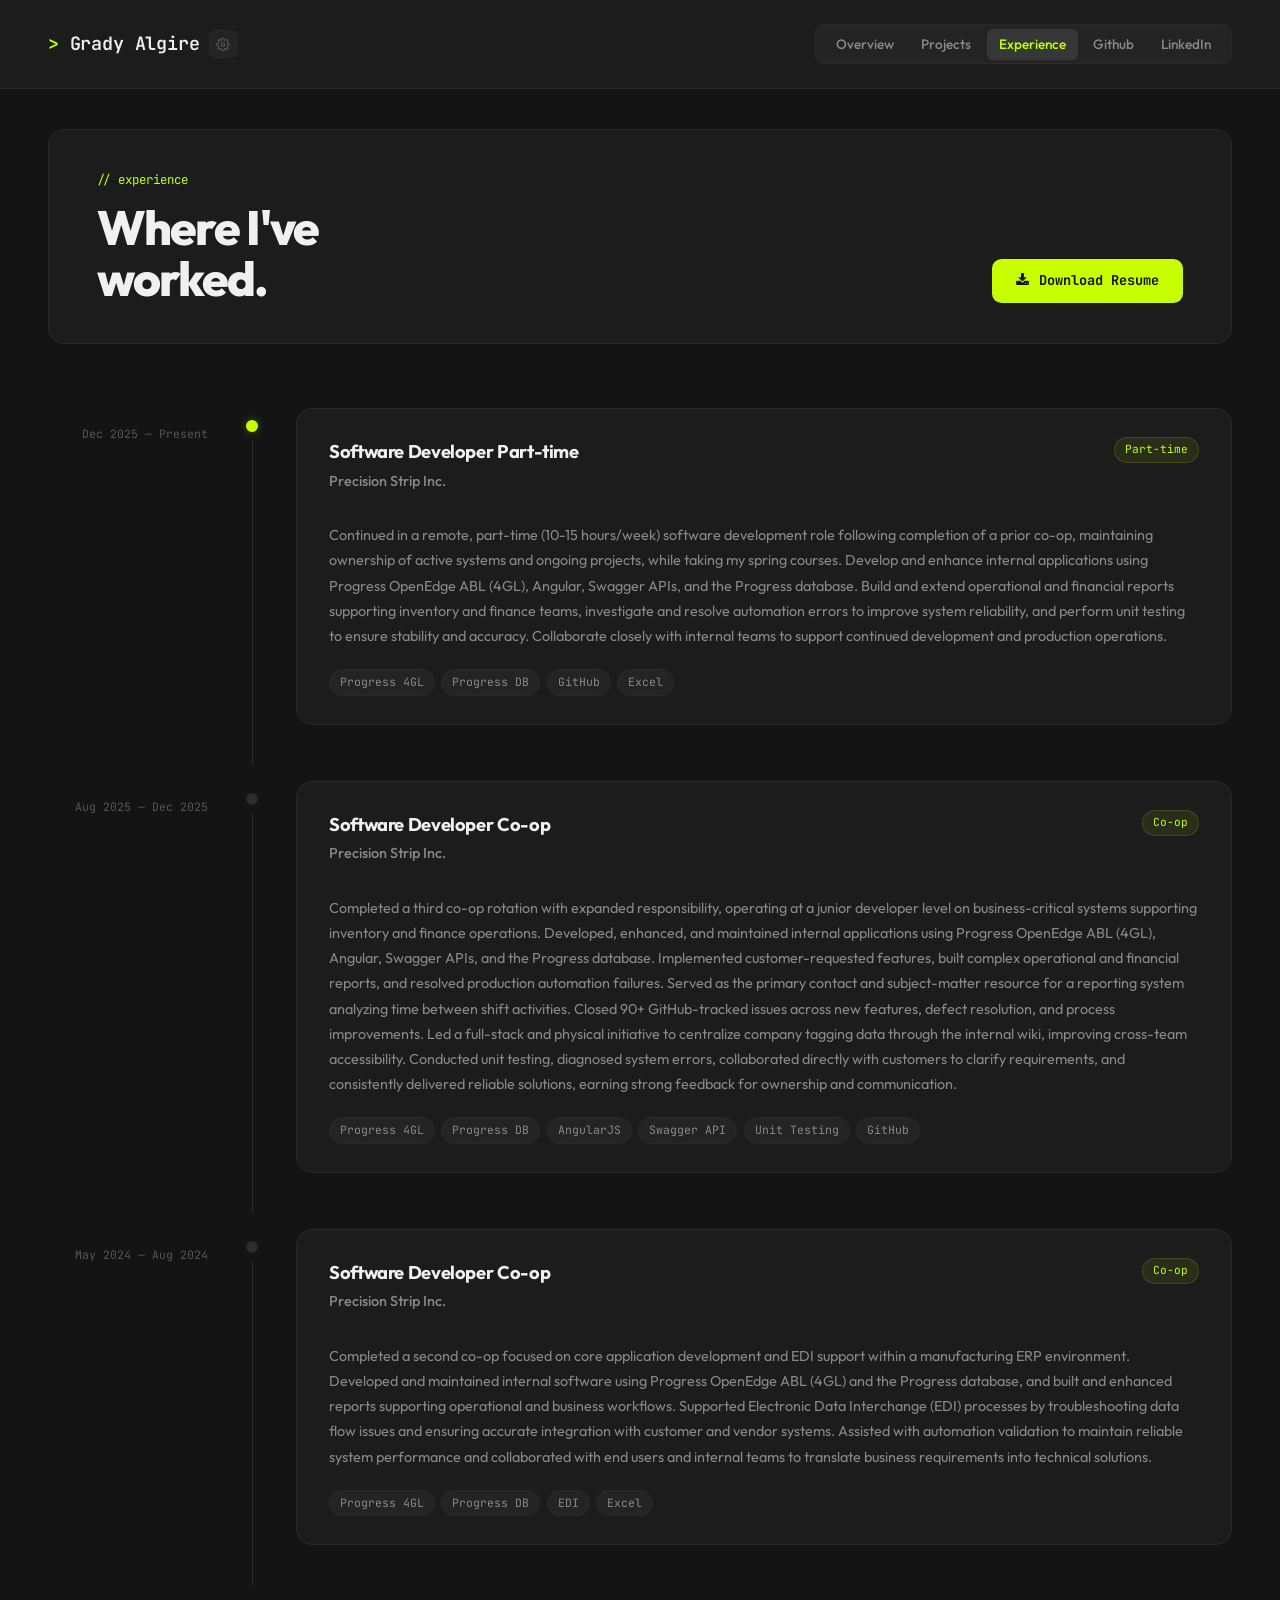
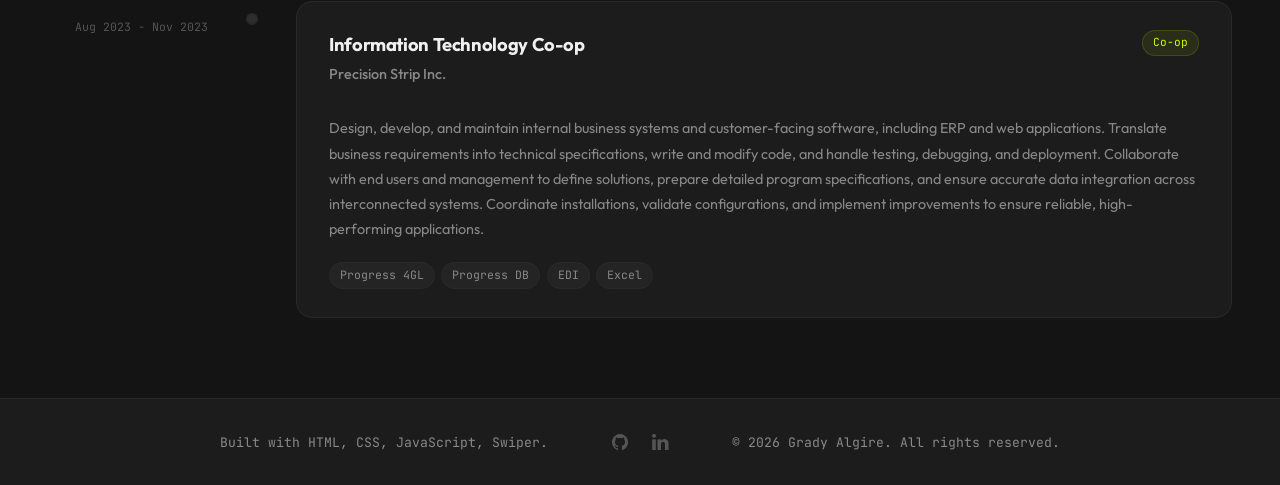
<file: experience.html>
<!DOCTYPE html>
<html lang="en">
<head>
    <meta charset="UTF-8">
    <meta name="viewport" content="width=device-width, initial-scale=1.0">
    <title>Experience — Grady Algire</title>
    <link rel="stylesheet" href="reset.css">
    <link rel="stylesheet" href="style.css">
    <link rel="stylesheet" href="https://cdnjs.cloudflare.com/ajax/libs/font-awesome/4.7.0/css/font-awesome.min.css">
</head>
<body>
    <main>
        <header>
            <h1>Grady Algire</h1>
            <nav>
                <ul>
                    <li><a href="index.html">Overview</a></li>
                    <li><a href="projects.html">Projects</a></li>
                    <li><a href="experience.html" class="active">Experience</a></li>
                    <li><a href="https://github.com/gradyalgire" target="_blank">Github</a></li>
                    <li><a href="https://www.linkedin.com/in/grady-algire-abb44a265/" target="_blank">LinkedIn</a></li>
                </ul>
            </nav>
        </header>

        <section class="experience-page">
            <div class="experience-intro">
                <div>
                    <p class="experience-label">// experience</p>
                    <h2 class="experience-heading">Where I've<br>worked.</h2>
                </div>
                <a href="resume.pdf" download class="resume-btn">
                    <i class="fa fa-download"></i> Download Resume
                </a>
            </div>

            <div class="timeline">

                <div class="timeline-item">
                    <div class="timeline-left">
                        <span class="timeline-date">Dec 2025 — Present</span>
                    </div>
                    <div class="timeline-connector">
                        <div class="timeline-dot current"></div>
                        <div class="timeline-line"></div>
                    </div>
                    <div class="timeline-right">
                        <div class="timeline-card">
                            <div class="timeline-card-header">
                                <div>
                                    <span class="timeline-date-mobile">Dec 2025 — Present</span>
                                    <h3 class="job-title">Software Developer Part-time</h3>
                                    <p class="job-company">Precision Strip Inc.</p>
                                </div>
                                <span class="job-type">Part-time</span>
                            </div>
                            <p class="job-desc">
                                Continued in a remote, part-time (10-15 hours/week) software development role following completion of a prior co-op, maintaining ownership of active systems and ongoing projects, while taking my spring courses. Develop and enhance internal applications using Progress OpenEdge ABL (4GL), Angular, Swagger APIs, and the Progress database. Build and extend operational and financial reports supporting inventory and finance teams, investigate and resolve automation errors to improve system reliability, and perform unit testing to ensure stability and accuracy. Collaborate closely with internal teams to support continued development and production operations.
                            </p>
                            <div class="job-tags">
                                <span class="job-tag">Progress 4GL</span>
                                <span class="job-tag">Progress DB</span>
                                <span class="job-tag">GitHub</span>
                                <span class="job-tag">Excel</span>
                            </div>
                        </div>
                    </div>
                </div>

                <div class="timeline-item">
                    <div class="timeline-left">
                        <span class="timeline-date">Aug 2025 — Dec 2025</span>
                    </div>
                    <div class="timeline-connector">
                        <div class="timeline-dot"></div>
                        <div class="timeline-line"></div>
                    </div>
                    <div class="timeline-right">
                        <div class="timeline-card">
                            <div class="timeline-card-header">
                                <div>
                                    <span class="timeline-date-mobile">Aug 2025 — Dec 2025</span>
                                    <h3 class="job-title">Software Developer Co-op</h3>
                                    <p class="job-company">Precision Strip Inc.</p>
                                </div>
                                <span class="job-type">Co-op</span>
                            </div>
                            <p class="job-desc">
                                Completed a third co-op rotation with expanded responsibility, operating at a junior developer level on business-critical systems supporting inventory and finance operations. Developed, enhanced, and maintained internal applications using Progress OpenEdge ABL (4GL), Angular, Swagger APIs, and the Progress database. Implemented customer-requested features, built complex operational and financial reports, and resolved production automation failures. Served as the primary contact and subject-matter resource for a reporting system analyzing time between shift activities. Closed 90+ GitHub-tracked issues across new features, defect resolution, and process improvements. Led a full-stack and physical initiative to centralize company tagging data through the internal wiki, improving cross-team accessibility. Conducted unit testing, diagnosed system errors, collaborated directly with customers to clarify requirements, and consistently delivered reliable solutions, earning strong feedback for ownership and communication.
                            </p>
                            <div class="job-tags">
                                <span class="job-tag">Progress 4GL</span>
                                <span class="job-tag">Progress DB</span>
                                <span class="job-tag">AngularJS</span>
                                <span class="job-tag">Swagger API</span>
                                <span class="job-tag">Unit Testing</span>
                                <span class="job-tag">GitHub</span>
                            </div>
                        </div>
                    </div>
                </div>

                <div class="timeline-item">
                    <div class="timeline-left">
                        <span class="timeline-date">May 2024 — Aug 2024</span>
                    </div>
                    <div class="timeline-connector">
                        <div class="timeline-dot"></div>
                        <div class="timeline-line"></div>
                    </div>
                    <div class="timeline-right">
                        <div class="timeline-card">
                            <div class="timeline-card-header">
                                <div>
                                    <span class="timeline-date-mobile">May 2024 — Aug 2024</span>
                                    <h3 class="job-title">Software Developer Co-op</h3>
                                    <p class="job-company">Precision Strip Inc.</p>
                                </div>
                                <span class="job-type">Co-op</span>
                            </div>
                            <p class="job-desc">
                                Completed a second co-op focused on core application development and EDI support within a manufacturing ERP environment. Developed and maintained internal software using Progress OpenEdge ABL (4GL) and the Progress database, and built and enhanced reports supporting operational and business workflows. Supported Electronic Data Interchange (EDI) processes by troubleshooting data flow issues and ensuring accurate integration with customer and vendor systems. Assisted with automation validation to maintain reliable system performance and collaborated with end users and internal teams to translate business requirements into technical solutions.
                            </p>
                            <div class="job-tags">
                                <span class="job-tag">Progress 4GL</span>
                                <span class="job-tag">Progress DB</span>
                                <span class="job-tag">EDI</span>
                                <span class="job-tag">Excel</span>
                            </div>
                        </div>
                    </div>
                </div>

                <div class="timeline-item">
                    <div class="timeline-left">
                        <span class="timeline-date">Aug 2023 - Nov 2023</span>
                    </div>
                    <div class="timeline-connector">
                        <div class="timeline-dot"></div>
                        <div class="timeline-line"></div>
                    </div>
                    <div class="timeline-right">
                        <div class="timeline-card">
                            <div class="timeline-card-header">
                                <div>
                                    <span class="timeline-date-mobile">Aug 2023 - Nov 2023</span>
                                    <h3 class="job-title">Information Technology Co-op</h3>
                                    <p class="job-company">Precision Strip Inc.</p>
                                </div>
                                <span class="job-type">Co-op</span>
                            </div>
                            <p class="job-desc">
                                Design, develop, and maintain internal business systems and customer-facing software, including ERP and web applications. Translate business requirements into technical specifications, write and modify code, and handle testing, debugging, and deployment. Collaborate with end users and management to define solutions, prepare detailed program specifications, and ensure accurate data integration across interconnected systems. Coordinate installations, validate configurations, and implement improvements to ensure reliable, high-performing applications.
                            </p>
                            <div class="job-tags">
                                <span class="job-tag">Progress 4GL</span>
                                <span class="job-tag">Progress DB</span>
                                <span class="job-tag">EDI</span>
                                <span class="job-tag">Excel</span>
                            </div>
                        </div>
                    </div>
                </div>

            </div>
        </section>

        <footer>
            <span>Built with HTML, CSS, JavaScript, Swiper.</span>
            <div class="footer-socials">
                <a href="https://github.com/gradyalgire" target="_blank"><i class="fa fa-github"></i></a>
                <a href="https://www.linkedin.com/in/grady-algire-abb44a265/" target="_blank"><i class="fa fa-linkedin"></i></a>
            </div>
            <span>© 2026 Grady Algire. All rights reserved.</span>
        </footer>
    </main>
    <script src="theme.js"></script>
</body>
</html>
</file>
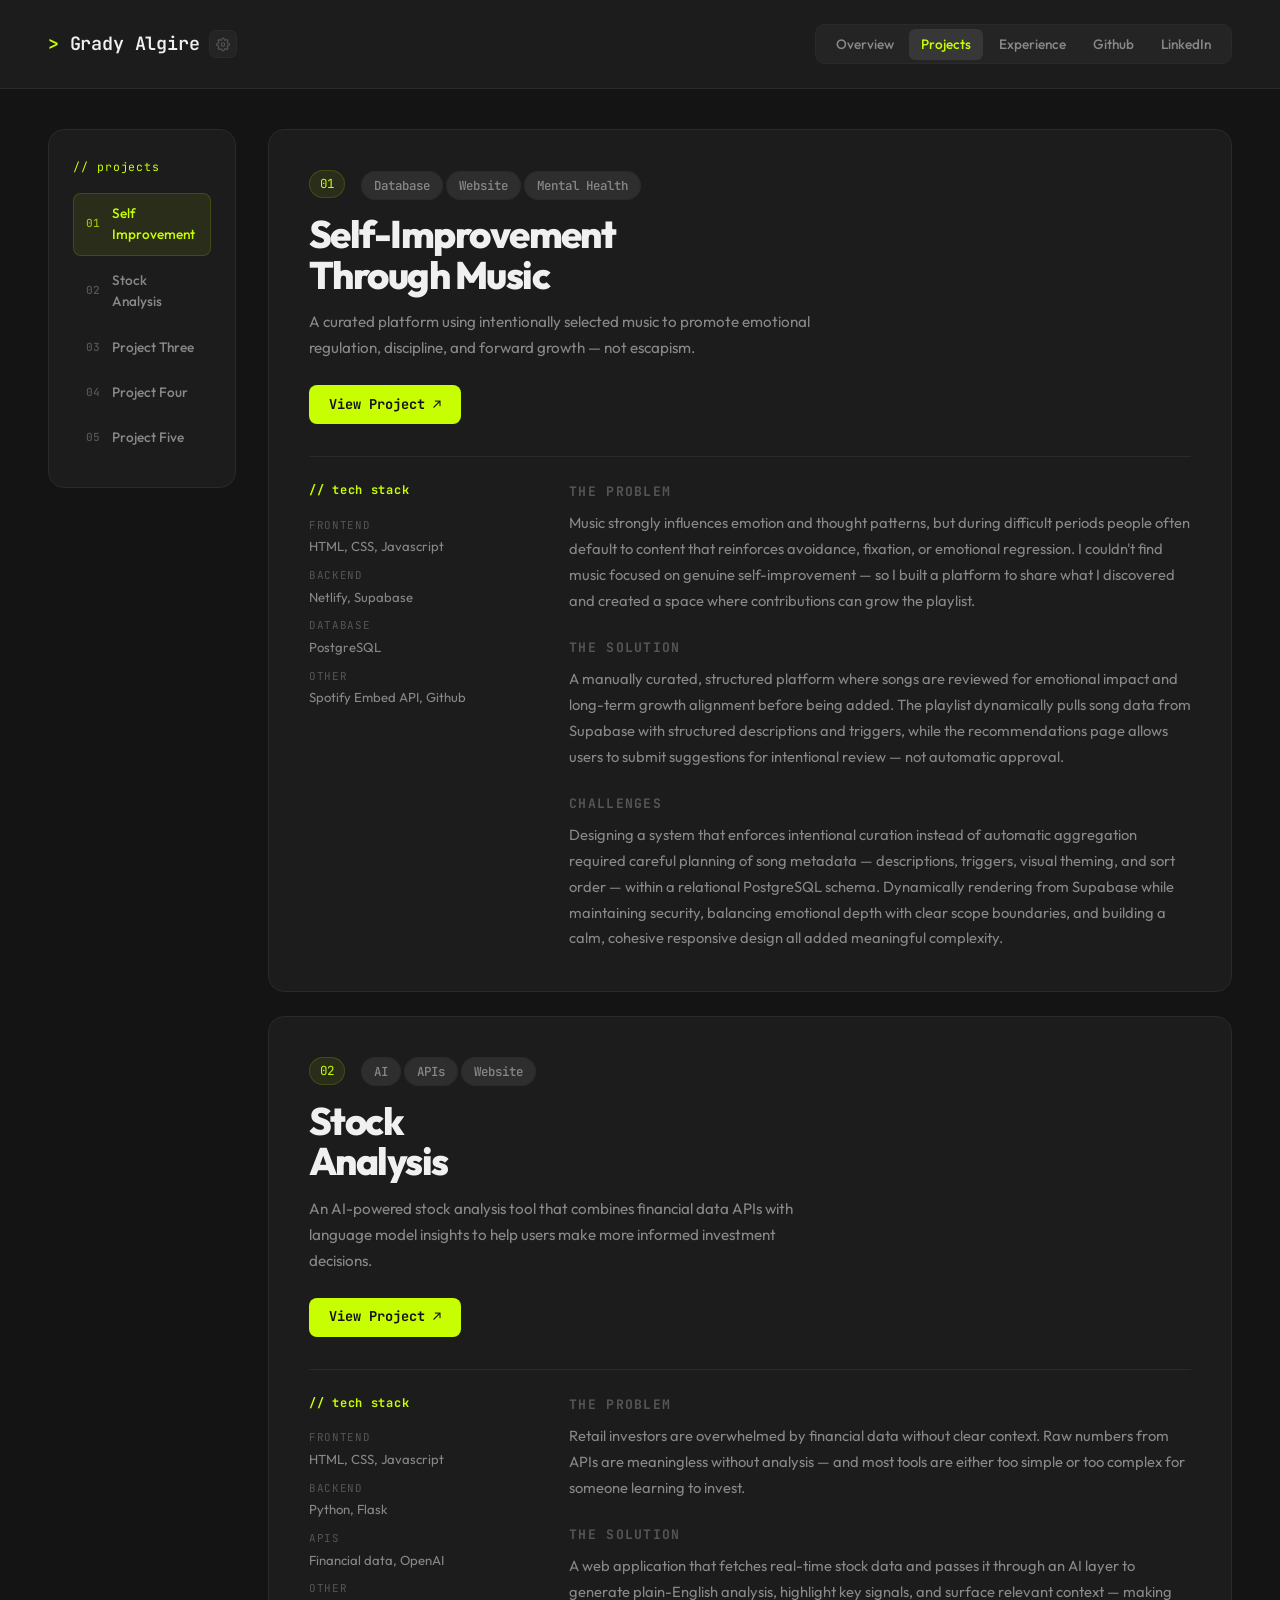
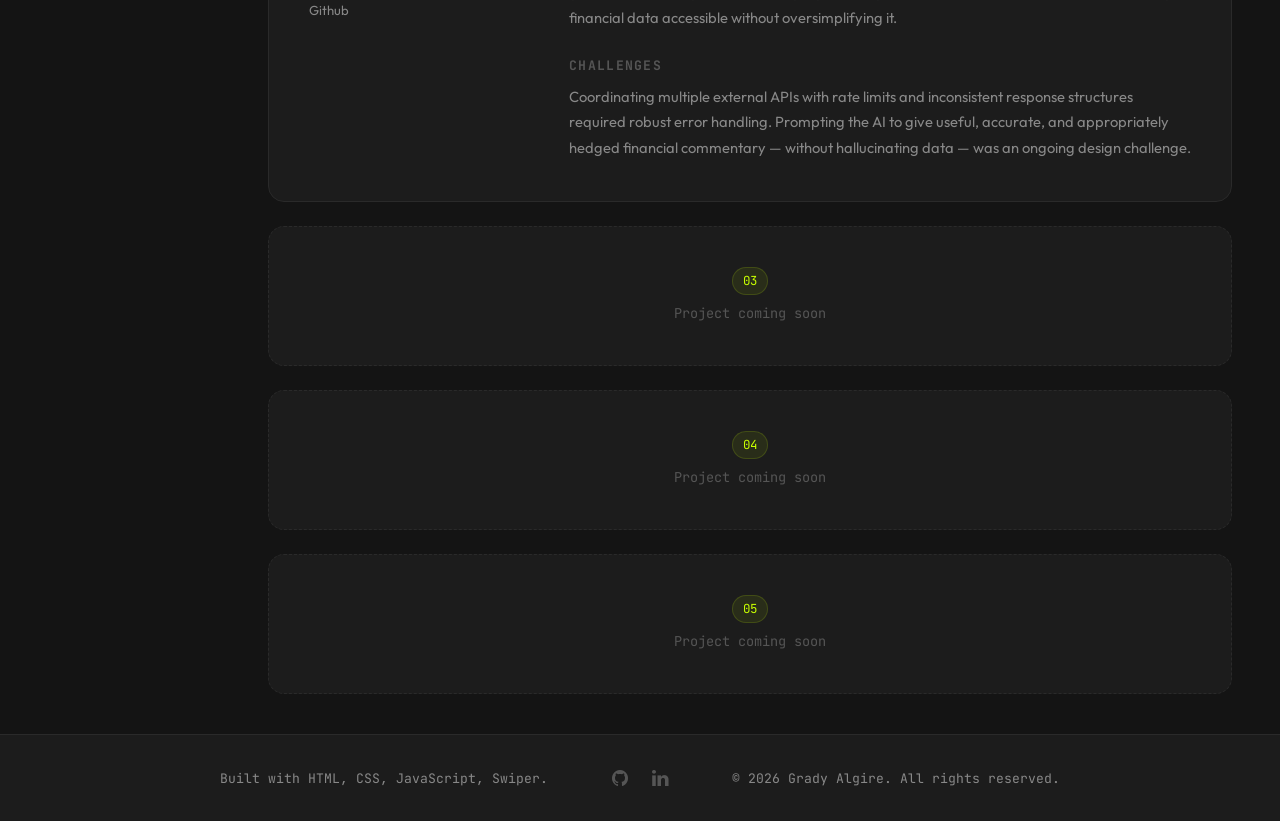
<file: projects.html>
<!DOCTYPE html>
<html lang="en">
<head>
    <meta charset="UTF-8">
    <meta name="viewport" content="width=device-width, initial-scale=1.0">
    <title>Projects — Grady Algire</title>
    <link rel="stylesheet" href="reset.css">
    <link rel="stylesheet" href="style.css">
    <link rel="stylesheet" href="https://cdnjs.cloudflare.com/ajax/libs/font-awesome/4.7.0/css/font-awesome.min.css">
</head>
<body>
    <main>
        <header>
            <h1>Grady Algire</h1>
            <nav>
                <ul>
                    <li><a href="index.html">Overview</a></li>
                    <li><a href="projects.html" class="active">Projects</a></li>
                    <li><a href="experience.html">Experience</a></li>
                    <li><a href="https://github.com/gradyalgire" target="_blank">Github</a></li>
                    <li><a href="https://www.linkedin.com/in/grady-algire-abb44a265/" target="_blank">LinkedIn</a></li>
                </ul>
            </nav>
        </header>

        <div class="projects-layout">

            <!-- Sticky sidebar -->
            <aside class="projects-sidebar">
                <p class="sidebar-label">// projects</p>
                <nav class="project-nav">
                    <a href="#Self-Improvement" class="project-nav-link active">
                        <span class="nav-index">01</span>
                        <span>Self Improvement</span>
                    </a>
                    <a href="#StockAnalysis" class="project-nav-link">
                        <span class="nav-index">02</span>
                        <span>Stock Analysis</span>
                    </a>
                    <a href="#p3" class="project-nav-link">
                        <span class="nav-index">03</span>
                        <span>Project Three</span>
                    </a>
                    <a href="#p4" class="project-nav-link">
                        <span class="nav-index">04</span>
                        <span>Project Four</span>
                    </a>
                    <a href="#p5" class="project-nav-link">
                        <span class="nav-index">05</span>
                        <span>Project Five</span>
                    </a>
                </nav>
            </aside>

            <!-- Project sections -->
            <div class="projects-content">

                <article class="project-section" id="Self-Improvement">
                    <div class="project-section-header">
                        <div class="project-meta">
                            <span class="project-index">01</span>
                            <div class="project-badges">
                                <span class="badge">Database</span>
                                <span class="badge">Website</span>
                                <span class="badge">Mental Health</span>
                            </div>
                        </div>
                        <h2 class="project-section-title">Self-Improvement<br>Through Music</h2>
                        <p class="project-section-desc">A curated platform using intentionally selected music to promote emotional regulation, discipline, and forward growth — not escapism.</p>
                        <a href="https://selfimprovementthroughmusic.netlify.app/" target="_blank" class="project-link-btn">
                            View Project <span>↗</span>
                        </a>
                    </div>

                    <div class="project-section-body">
                        <div class="project-stack">
                            <h3>// tech stack</h3>
                            <ul>
                                <li><span class="stack-label">Frontend</span> HTML, CSS, Javascript</li>
                                <li><span class="stack-label">Backend</span> Netlify, Supabase</li>
                                <li><span class="stack-label">Database</span> PostgreSQL</li>
                                <li><span class="stack-label">Other</span> Spotify Embed API, Github</li>
                            </ul>
                        </div>

                        <div class="project-writeup">
                            <div class="writeup-block">
                                <h3>The Problem</h3>
                                <p>Music strongly influences emotion and thought patterns, but during difficult periods people often default to content that reinforces avoidance, fixation, or emotional regression. I couldn't find music focused on genuine self-improvement — so I built a platform to share what I discovered and created a space where contributions can grow the playlist.</p>
                            </div>
                            <div class="writeup-block">
                                <h3>The Solution</h3>
                                <p>A manually curated, structured platform where songs are reviewed for emotional impact and long-term growth alignment before being added. The playlist dynamically pulls song data from Supabase with structured descriptions and triggers, while the recommendations page allows users to submit suggestions for intentional review — not automatic approval.</p>
                            </div>
                            <div class="writeup-block">
                                <h3>Challenges</h3>
                                <p>Designing a system that enforces intentional curation instead of automatic aggregation required careful planning of song metadata — descriptions, triggers, visual theming, and sort order — within a relational PostgreSQL schema. Dynamically rendering from Supabase while maintaining security, balancing emotional depth with clear scope boundaries, and building a calm, cohesive responsive design all added meaningful complexity.</p>
                            </div>
                        </div>
                    </div>
                </article>

                <article class="project-section" id="StockAnalysis">
                    <div class="project-section-header">
                        <div class="project-meta">
                            <span class="project-index">02</span>
                            <div class="project-badges">
                                <span class="badge">AI</span>
                                <span class="badge">APIs</span>
                                <span class="badge">Website</span>
                            </div>
                        </div>
                        <h2 class="project-section-title">Stock<br>Analysis</h2>
                        <p class="project-section-desc">An AI-powered stock analysis tool that combines financial data APIs with language model insights to help users make more informed investment decisions.</p>
                        <a href="https://www.gradyalgirestockanalysis.com/" target="_blank" class="project-link-btn">
                            View Project <span>↗</span>
                        </a>
                    </div>

                    <div class="project-section-body">
                        <div class="project-stack">
                            <h3>// tech stack</h3>
                            <ul>
                                <li><span class="stack-label">Frontend</span> HTML, CSS, Javascript</li>
                                <li><span class="stack-label">Backend</span> Python, Flask</li>
                                <li><span class="stack-label">APIs</span> Financial data, OpenAI</li>
                                <li><span class="stack-label">Other</span> Github</li>
                            </ul>
                        </div>

                        <div class="project-writeup">
                            <div class="writeup-block">
                                <h3>The Problem</h3>
                                <p>Retail investors are overwhelmed by financial data without clear context. Raw numbers from APIs are meaningless without analysis — and most tools are either too simple or too complex for someone learning to invest.</p>
                            </div>
                            <div class="writeup-block">
                                <h3>The Solution</h3>
                                <p>A web application that fetches real-time stock data and passes it through an AI layer to generate plain-English analysis, highlight key signals, and surface relevant context — making financial data accessible without oversimplifying it.</p>
                            </div>
                            <div class="writeup-block">
                                <h3>Challenges</h3>
                                <p>Coordinating multiple external APIs with rate limits and inconsistent response structures required robust error handling. Prompting the AI to give useful, accurate, and appropriately hedged financial commentary — without hallucinating data — was an ongoing design challenge.</p>
                            </div>
                        </div>
                    </div>
                </article>

                <!-- Placeholder projects -->
                <article class="project-section project-placeholder" id="p3">
                    <div class="placeholder-inner">
                        <span class="project-index">03</span>
                        <p>Project coming soon</p>
                    </div>
                </article>

                <article class="project-section project-placeholder" id="p4">
                    <div class="placeholder-inner">
                        <span class="project-index">04</span>
                        <p>Project coming soon</p>
                    </div>
                </article>

                <article class="project-section project-placeholder" id="p5">
                    <div class="placeholder-inner">
                        <span class="project-index">05</span>
                        <p>Project coming soon</p>
                    </div>
                </article>

            </div>
        </div>

        <footer>
            <span>Built with HTML, CSS, JavaScript, Swiper.</span>
            <div class="footer-socials">
                <a href="https://github.com/gradyalgire" target="_blank"><i class="fa fa-github"></i></a>
                <a href="https://www.linkedin.com/in/grady-algire-abb44a265/" target="_blank"><i class="fa fa-linkedin"></i></a>
            </div>
            <span>© 2026 Grady Algire. All rights reserved.</span>
        </footer>
    </main>

    <script>
        // Highlight active sidebar link on scroll
        const sections = document.querySelectorAll('.project-section');
        const navLinks = document.querySelectorAll('.project-nav-link');

        const observer = new IntersectionObserver((entries) => {
            entries.forEach(entry => {
                if (entry.isIntersecting) {
                    navLinks.forEach(l => l.classList.remove('active'));
                    const active = document.querySelector(`.project-nav-link[href="#${entry.target.id}"]`);
                    if (active) active.classList.add('active');
                }
            });
        }, { threshold: 0.3 });

        sections.forEach(s => observer.observe(s));
    </script>
    <script src="theme.js"></script>
</body>
</html>
</file>
<file: style.css>
/* google fonts */
@import url('https://fonts.googleapis.com/css2?family=JetBrains+Mono:wght@300;400;500;600;700&family=Outfit:wght@300;400;500;600;700;800&display=swap');

/* globals */
:root {
    --background:        #141414;
    --accent-primary:    #1c1c1c;
    --accent-secondary:  #242424;
    --accent-hover:      #2e2e2e;
    --accent-active:     #373737;
    --border:            #2a2a2a;
    --text-primary:      #f0f0f0;
    --text-secondary:    #888888;
    --text-muted:        #555555;
    --highlight:         #c8ff00;   /* sharp lime accent */
    --highlight-dim:     rgba(200, 255, 0, 0.08);
}
*, *::before, *::after { box-sizing: border-box; }

body {
    font-family: 'Outfit', sans-serif;
    background-color: var(--background);
    color: var(--text-primary);
    line-height: 1.6;
    -webkit-font-smoothing: antialiased;
}

/* page load fade */
main {
    animation: pageFade 0.4s ease both;
}
@keyframes pageFade {
    from { opacity: 0; transform: translateY(8px); }
    to   { opacity: 1; transform: translateY(0); }
}

/* header */
header {
    display: flex;
    justify-content: space-between;
    align-items: center;
    padding: 1.5rem 3rem;
    background-color: var(--accent-primary);
    border-bottom: 1px solid var(--border);
    position: sticky;
    top: 0;
    z-index: 100;
    backdrop-filter: blur(10px);
}

header h1 {
    font-family: 'JetBrains Mono', monospace;
    font-size: 1.15rem;
    font-weight: 600;
    letter-spacing: -0.01em;
    color: var(--text-primary);
}

header h1::before {
    content: '> ';
    color: var(--highlight);
}

header nav {
    background-color: var(--accent-secondary);
    padding: 0.4rem 0.5rem;
    border-radius: 0.6rem;
    border: 1px solid var(--border);
}

header ul {
    display: flex;
    gap: 0.2rem;
    align-items: center;
}

header a {
    color: var(--text-secondary);
    text-decoration: none;
    padding: 0.4rem 0.75rem;
    border-radius: 0.4rem;
    font-size: 0.85rem;
    font-weight: 500;
    transition: color 0.15s ease, background 0.15s ease;
}

header a:hover {
    color: var(--text-primary);
    background-color: var(--accent-hover);
}

header a.active {
    color: var(--highlight);
    background-color: var(--accent-active);
}

.header-left {
    display: flex;
    align-items: center;
    gap: 0.6rem;
}

.theme-settings-wrapper {
    position: relative;
}

.theme-settings-btn {
    display: flex;
    align-items: center;
    justify-content: center;
    width: 28px;
    height: 28px;
    border-radius: 0.4rem;
    border: 1px solid var(--border);
    background: var(--accent-secondary);
    color: var(--text-muted);
    cursor: pointer;
    transition: color 0.15s ease, background 0.15s ease, border-color 0.15s ease, transform 0.2s ease;
    flex-shrink: 0;
}

.theme-settings-btn:hover {
    color: var(--text-primary);
    background: var(--accent-hover);
    border-color: var(--text-muted);
}

.theme-settings-btn.active {
    color: var(--highlight);
    background: var(--highlight-dim);
    border-color: var(--highlight);
    transform: rotate(45deg);
}

.theme-panel {
    position: absolute;
    top: calc(100% + 10px);
    left: 0;
    background: var(--accent-primary);
    border: 1px solid var(--border);
    border-radius: 0.75rem;
    padding: 1rem;
    width: 210px;
    box-shadow: 0 16px 40px rgba(0,0,0,0.35);
    z-index: 999;
    opacity: 0;
    transform: translateY(-6px) scale(0.97);
    pointer-events: none;
    transition: opacity 0.18s ease, transform 0.18s ease;
}

.theme-panel.open {
    opacity: 1;
    transform: translateY(0) scale(1);
    pointer-events: all;
}

.theme-panel-label {
    font-family: 'JetBrains Mono', monospace;
    font-size: 0.68rem;
    color: var(--highlight);
    letter-spacing: 0.08em;
    margin-bottom: 0.75rem;
}

.theme-options {
    display: flex;
    flex-direction: column;
    gap: 0.3rem;
}

.theme-option {
    display: flex;
    align-items: center;
    gap: 0.75rem;
    width: 100%;
    padding: 0.55rem 0.65rem;
    border-radius: 0.5rem;
    border: 1px solid transparent;
    background: none;
    cursor: pointer;
    text-align: left;
    transition: background 0.15s ease, border-color 0.15s ease;
    color: var(--text-secondary);
}

.theme-option:hover {
    background: var(--accent-hover);
    color: var(--text-primary);
}

.theme-option.active {
    background: var(--highlight-dim);
    border-color: rgba(200, 255, 0, 0.2);
    color: var(--highlight);
}

.theme-option-icon {
    font-size: 0.95rem;
    width: 18px;
    text-align: center;
    flex-shrink: 0;
    font-family: 'JetBrains Mono', monospace;
    color: inherit;
}

.theme-option-text {
    display: flex;
    flex-direction: column;
    gap: 0.1rem;
}

.theme-option-name {
    font-size: 0.83rem;
    font-weight: 600;
    color: inherit;
    font-family: 'Outfit', sans-serif;
    line-height: 1;
}

.theme-option-desc {
    font-size: 0.68rem;
    color: var(--text-muted);
    font-family: 'JetBrains Mono', monospace;
    letter-spacing: 0.02em;
}

/* about me */
.about-me {
    background-color: var(--accent-primary);
    display: flex;
    align-items: center;
    gap: 4rem;
    margin: 2.5rem 3rem;
    padding: 3rem;
    border-radius: 1rem;
    border: 1px solid var(--border);
}

.about-me img {
    background-color: var(--accent-secondary);
    border-radius: 50%;
    padding: 0.75rem;
    width: 250px;
    height: 250px;
    object-fit: cover;
    flex-shrink: 0;
    border: 2px solid var(--border);
    transition: border-color 0.2s;
}

.about-me-text {
    display: flex;
    flex-direction: column;
    gap: 1rem;
}

.about-me-text h2 {
    font-size: 3rem;
    font-weight: 700;
    letter-spacing: -0.02em;

}

.about-me-text p {
    font-size: 1.25rem;
    color: var(--text-secondary);
    line-height: 1.7;
    margin-bottom: 0;
}

/* skills */
.skills {
    background-color: var(--accent-primary);
    margin: 0 3rem 2.5rem;
    padding: 1.75rem 2rem;
    border-radius: 1rem;
    border: 1px solid var(--border);
}

.skills ul {
    background-color: var(--accent-secondary);
    display: flex;
    justify-content: space-between;
    align-items: center;
    list-style: none;
    padding: 1rem 1.5rem;
    border-radius: 0.75rem;
    font-size: 1.1rem;
    font-family: 'JetBrains Mono', monospace;
    color: var(--highlight);
    border: 1px solid var(--border);
}

.skills img {
    height: 44px;
    padding: 0.5rem;
    border-radius: 0.6rem;
    transition: background 0.15s ease, transform 0.15s ease;
    filter: grayscale(20%);
}

.skills img:hover {
    background-color: var(--accent-hover);
    transform: translateY(-2px);
    filter: grayscale(0%);
}

/* project overview */
.project-overview {
    background-color: var(--accent-primary);
    display: flex;
    justify-content: center;
    align-items: center;
    margin: 0 3rem 2.5rem;
    padding: 2.5rem;
    border-radius: 1rem;
    border: 1px solid var(--border);
}

.project-slider { margin: 0; padding: 0; box-sizing: border-box; }

.card-wrapper {
    margin: 0 60px 35px;
    padding: 20px 10px;
    overflow: hidden;
}

.card-list .card-item { list-style: none; }

.card-list .card-item .card-link {
    user-select: none;
    display: block;
    background-color: var(--accent-secondary);
    padding: 18px;
    border-radius: 14px;
    text-decoration: none;
    border: 1px solid var(--border);
    transition: border-color 0.2s ease, transform 0.2s ease, box-shadow 0.2s ease;
}

.card-list .card-item .card-link:hover {
    border-color: var(--text-secondary);
    transform: translateY(-3px);
    box-shadow: 0 12px 30px rgba(0,0,0,0.3);
}

.card-list .card-link .card-image {
    width: 100%;
    aspect-ratio: 16 / 9;
    object-fit: cover;
    border-radius: 10px;
}

.card-list .card-link .badges {
    display: flex;
    gap: 0.4rem;
    flex-wrap: wrap;
}

.card-list .card-link .badge,
.badge {
    color: var(--text-secondary);
    padding: 5px 12px;
    font-size: 0.78rem;
    font-weight: 500;
    margin: 14px 0 16px;
    background: var(--accent-hover);
    width: fit-content;
    border-radius: 50px;
    border: 1px solid var(--border);
    font-family: 'JetBrains Mono', monospace;
}

.card-list .card-link .card-title {
    font-size: 1.05rem;
    color: var(--text-primary);
    font-weight: 600;
    letter-spacing: -0.01em;
}

.card-list .card-link .card-button {
    display: flex;
    justify-content: center;
    align-items: center;
    font-size: 1.1rem;
    height: 34px;
    width: 34px;
    color: var(--text-secondary);
    border-radius: 50%;
    margin: 20px 0 4px;
    background: none;
    cursor: pointer;
    border: 1.5px solid var(--text-muted);
    transform: rotate(-45deg);
    transition: all 0.25s ease;
}

.card-list .card-link:hover .card-button {
    color: var(--background);
    background: var(--highlight);
    border-color: var(--highlight);
}

.card-wrapper .swiper-pagination-bullet {
    height: 8px;
    width: 8px;
    opacity: 0.4;
    background: var(--text-secondary);
    transition: opacity 0.2s, width 0.2s;
}

.card-wrapper .swiper-pagination-bullet-active {
    opacity: 1;
    width: 20px;
    border-radius: 4px;
    background: var(--text-primary);
}

.card-wrapper .swiper-slider-button {
    color: var(--text-secondary);
    opacity: 0.5;
    padding: 0.3rem;
    transition: 0.2s ease;
    border-radius: 0.5rem;
}

.card-wrapper .swiper-slider-button:hover {
    color: var(--highlight);
    opacity: 1;
    background-color: var(--accent-hover);
}

.card-wrapper .swiper-slider-button:active {
    scale: 0.9;
}

/* projects page */
.projects-layout {
    display: grid;
    grid-template-columns: 220px 1fr;
    gap: 0;
    margin: 2.5rem 3rem;
    align-items: start;
}

.projects-sidebar {
    position: sticky;
    top: 80px;
    background: var(--accent-primary);
    border: 1px solid var(--border);
    border-radius: 1rem;
    padding: 1.75rem 1.5rem;
    margin-right: 2rem;
}

.sidebar-label {
    font-family: 'JetBrains Mono', monospace;
    font-size: 0.72rem;
    color: var(--highlight);
    letter-spacing: 0.08em;
    margin-bottom: 1.25rem;
    margin-bottom: 1rem;
}

.project-nav {
    display: flex;
    flex-direction: column;
    gap: 0.25rem;
}

.project-nav-link {
    display: flex;
    align-items: center;
    gap: 0.75rem;
    padding: 0.55rem 0.75rem;
    border-radius: 0.5rem;
    text-decoration: none;
    color: var(--text-secondary);
    font-size: 0.85rem;
    font-weight: 500;
    transition: all 0.15s ease;
    border: 1px solid transparent;
}

.project-nav-link:hover {
    background: var(--accent-hover);
    color: var(--text-primary);
}

.project-nav-link.active {
    background: var(--highlight-dim);
    color: var(--highlight);
    border-color: rgba(200, 255, 0, 0.15);
}

.nav-index {
    font-family: 'JetBrains Mono', monospace;
    font-size: 0.7rem;
    color: var(--text-muted);
    flex-shrink: 0;
}

.project-nav-link.active .nav-index {
    color: var(--highlight);
    opacity: 0.7;
}

.projects-content {
    display: flex;
    flex-direction: column;
    gap: 1.5rem;
}

.project-section {
    background: var(--accent-primary);
    border: 1px solid var(--border);
    border-radius: 1rem;
    padding: 2.5rem;
    scroll-margin-top: 90px;
    transition: border-color 0.2s;
}

.project-section:hover {
    border-color: var(--accent-hover);
}

.project-section-header {
    margin-bottom: 2rem;
}

.project-meta {
    display: flex;
    align-items: center;
    gap: 1rem;
    margin-bottom: 1rem;
}

.project-index {
    font-family: 'JetBrains Mono', monospace;
    font-size: 0.78rem;
    color: var(--highlight);
    background: var(--highlight-dim);
    padding: 3px 10px;
    border-radius: 50px;
    border: 1px solid rgba(200,255,0,0.15);
}

.project-section-title {
    font-size: 2.4rem;
    font-weight: 800;
    letter-spacing: -0.04em;
    line-height: 1.05;
    margin-bottom: 0.9rem;
}

.project-section-desc {
    color: var(--text-secondary);
    font-size: 0.95rem;
    line-height: 1.7;
    max-width: 520px;
    margin-bottom: 1.5rem;
}

.project-link-btn {
    display: inline-flex;
    align-items: center;
    gap: 0.5rem;
    padding: 0.55rem 1.25rem;
    background: var(--highlight);
    color: var(--background);
    font-weight: 700;
    font-size: 0.85rem;
    border-radius: 0.5rem;
    text-decoration: none;
    transition: opacity 0.15s ease, transform 0.15s ease;
    font-family: 'JetBrains Mono', monospace;
}

.project-link-btn:hover {
    opacity: 0.85;
    transform: translateY(-1px);
}

.project-section-body {
    display: grid;
    grid-template-columns: 220px 1fr;
    gap: 2.5rem;
    padding-top: 1.5rem;
    border-top: 1px solid var(--border);
}

.project-stack h3 {
    font-family: 'JetBrains Mono', monospace;
    font-size: 0.75rem;
    color: var(--highlight);
    letter-spacing: 0.06em;
    margin-bottom: 1rem;
}

.project-stack ul {
    display: flex;
    flex-direction: column;
    gap: 0.6rem;
    list-style: none;
}

.project-stack li {
    font-size: 0.82rem;
    color: var(--text-secondary);
    display: flex;
    flex-direction: column;
    gap: 0.15rem;
}

.stack-label {
    font-family: 'JetBrains Mono', monospace;
    font-size: 0.68rem;
    color: var(--text-muted);
    text-transform: uppercase;
    letter-spacing: 0.06em;
}

.project-writeup {
    display: flex;
    flex-direction: column;
    gap: 1.5rem;
}

.writeup-block h3 {
    font-size: 0.82rem;
    font-weight: 700;
    text-transform: uppercase;
    letter-spacing: 0.1em;
    color: var(--text-muted);
    margin-bottom: 0.5rem;
    font-family: 'JetBrains Mono', monospace;
}

.writeup-block p {
    color: var(--text-secondary);
    font-size: 0.92rem;
    line-height: 1.75;
    margin-bottom: 0;
}

.project-placeholder {
    border-style: dashed;
    min-height: 140px;
    display: flex;
    align-items: center;
    justify-content: center;
}

.placeholder-inner {
    text-align: center;
    display: flex;
    flex-direction: column;
    align-items: center;
    gap: 0.5rem;
}

.placeholder-inner p {
    color: var(--text-muted);
    font-size: 0.85rem;
    font-family: 'JetBrains Mono', monospace;
    margin: 0;
}

/* experience page */
.experience-page {
    margin: 2.5rem 3rem;
}

.experience-intro {
    display: flex;
    justify-content: space-between;
    align-items: flex-end;
    margin-bottom: 3rem;
    padding: 2.5rem 3rem;
    background: var(--accent-primary);
    border: 1px solid var(--border);
    border-radius: 1rem;
}

.experience-label {
    font-family: 'JetBrains Mono', monospace;
    font-size: 0.78rem;
    color: var(--highlight);
    margin-bottom: 0.75rem;
}

.experience-heading {
    font-size: 3rem;
    font-weight: 800;
    letter-spacing: -0.04em;
    line-height: 1.05;
    margin-bottom: 0;
}

.resume-btn {
    display: inline-flex;
    align-items: center;
    gap: 0.6rem;
    padding: 0.7rem 1.5rem;
    background: var(--highlight);
    color: var(--background);
    font-weight: 700;
    font-size: 0.85rem;
    border-radius: 0.6rem;
    text-decoration: none;
    font-family: 'JetBrains Mono', monospace;
    white-space: nowrap;
    transition: opacity 0.15s, transform 0.15s;
    flex-shrink: 0;
}

.resume-btn:hover {
    opacity: 0.85;
    transform: translateY(-2px);
}

.timeline {
    display: flex;
    flex-direction: column;
    gap: 0;
}

.timeline-item {
    display: grid;
    grid-template-columns: 160px 40px 1fr;
    gap: 0 1.5rem;
    min-height: 80px;
}

.timeline-left {
    padding-top: 1.75rem;
    text-align: right;
}

.timeline-date {
    font-family: 'JetBrains Mono', monospace;
    font-size: 0.72rem;
    color: var(--text-muted);
    line-height: 1.5;
}

.timeline-date-mobile {
    display: none;
}

.timeline-connector {
    display: flex;
    flex-direction: column;
    align-items: center;
    padding-top: 1.75rem;
}

.timeline-dot {
    width: 12px;
    height: 12px;
    border-radius: 50%;
    background: var(--accent-hover);
    border: 2px solid var(--border);
    flex-shrink: 0;
    margin-bottom: 8px;
    transition: border-color 0.2s, background 0.2s;
}

.timeline-dot.current {
    background: var(--highlight);
    border-color: var(--highlight);
    box-shadow: 0 0 10px rgba(200,255,0,0.3);
}

.timeline-line {
    flex: 1;
    width: 1px;
    background: var(--border);
    min-height: 60px;
}

.timeline-item:last-child .timeline-line {
    display: none;
}

.timeline-right {
    padding: 1rem 0 2.5rem;
}

.timeline-card {
    background: var(--accent-primary);
    border: 1px solid var(--border);
    border-radius: 1rem;
    padding: 1.75rem 2rem;
    transition: border-color 0.2s ease, transform 0.2s ease;
}

.timeline-card:hover {
    border-color: var(--accent-active);
    transform: translateX(4px);
}

.timeline-card-header {
    display: flex;
    justify-content: space-between;
    align-items: flex-start;
    margin-bottom: 1rem;
}

.job-title {
    font-size: 1.15rem;
    font-weight: 700;
    letter-spacing: -0.02em;
    margin-bottom: 0.2rem;
}

.job-company {
    color: var(--text-secondary);
    font-size: 0.9rem;
    font-weight: 500;
}

.job-type {
    font-family: 'JetBrains Mono', monospace;
    font-size: 0.7rem;
    color: var(--highlight);
    background: var(--highlight-dim);
    border: 1px solid rgba(200,255,0,0.15);
    padding: 3px 10px;
    border-radius: 50px;
    white-space: nowrap;
}

.job-desc {
    color: var(--text-secondary);
    font-size: 0.9rem;
    line-height: 1.75;
    margin-bottom: 1.25rem;
}

.job-tags {
    display: flex;
    gap: 0.4rem;
    flex-wrap: wrap;
}

.job-tag {
    font-family: 'JetBrains Mono', monospace;
    font-size: 0.72rem;
    color: var(--text-secondary);
    background: var(--accent-secondary);
    border: 1px solid var(--border);
    padding: 3px 10px;
    border-radius: 50px;
}

/* footer */
footer {
    background-color: var(--accent-primary);
    border-top: 1px solid var(--border);
    display: flex;
    justify-content: center;
    align-items: center;
    gap: 4rem;
    padding: 1.75rem;
    color: var(--text-secondary);
    font-size: 0.82rem;
    font-family: 'JetBrains Mono', monospace;
    margin-top: 2rem;
}

/* hide highlighting footer text when clicking button */
footer span::selection {
    background-color: var(--accent-primary);
}

.footer-socials {
    display: flex;
    gap: 1.5rem;
    font-size: 1.2rem;
}

.footer-socials a {
    color: var(--text-muted);
    transition: color 0.15s;
}

.footer-socials a:hover { 
    color: var(--text-primary); 
}

/* mobile */
@media (max-width: 750px) {
    /* header */
    header {
        display: flex;
        flex-direction: column;
        align-items: flex-start;
        gap: 0.75rem;
        padding: 1rem 1.25rem;
    }

    header a {
        font-size: 0.8rem;
        padding: 0.4rem 0.6rem;
    }

    /* about Me */
    .about-me {
        flex-direction: column;
        align-items: center;
        text-align: center;
        gap: 1.75rem;
        margin: 1.25rem 1rem;
        padding: 2rem 1.5rem;
    }

    .about-me img {
        width: 160px;
        height: 160px;
    }

    .about-me-text h2 {
        font-size: 2rem;
    }

    .about-me-text p {
        font-size: 1rem;
    }

    /* skills */
    .skills {
        margin: 0 1rem 1.25rem;
        padding: 1.25rem 1rem;
    }

    .skills ul {
        overflow: auto;
        gap: 0.25rem;
        padding: 1rem;
    }

    .skills img {
        height: 36px;
    }

    /* project overview */
    .project-overview {
        margin: 0 1rem 1.25rem;
        padding: 1.5rem 0.75rem;
    }

    .card-wrapper {
        margin: 0 40px 30px;
    }

    .card-list .card-link .badge {
        font-size: .65rem;
        padding: 3px 6px;
        margin: 14px 0 16px;
    }

    /* projects page */
    .projects-layout {
        grid-template-columns: 1fr;
        margin: 1.25rem 1rem;
        gap: 1rem;
    }

    .projects-sidebar {
        position: static;
        margin-right: 0;
        margin-bottom: 0;
    }

    .project-nav {
        flex-direction: row;
        flex-wrap: wrap;
        gap: 0.4rem;
    }

    .project-nav-link {
        font-size: 0.78rem;
        padding: 0.4rem 0.6rem;
    }

    .project-section {
        padding: 1.75rem 1.25rem;
    }

    .project-section-title {
        font-size: 1.8rem;
    }

    .project-section-body {
        grid-template-columns: 1fr;
        gap: 1.5rem;
    }

    /* experience page */
    .experience-page {
        margin: 1.25rem 1rem;
    }

    .experience-intro {
        flex-direction: column;
        align-items: flex-start;
        gap: 1.25rem;
        padding: 1.5rem 1.25rem;
        margin-bottom: 2rem;
    }

    .experience-heading {
        font-size: 2.2rem;
    }

    .resume-btn {
        justify-content: center;
    }

    .timeline-item {
        display: grid;
        grid-template-columns: 28px 1fr;
        grid-template-rows: auto;
        gap: 0 1rem;
        min-height: unset;
    }

    /* hide the date on the left */
    .timeline-left {
        display: none;
    }

    .timeline-connector {
        grid-column: 1;
        grid-row: 1;
        padding-top: 1.5rem;
        align-items: center;
    }

    .timeline-right {
        grid-column: 2;
        grid-row: 1;
        padding: 0.75rem 0 2rem;
    }

    /* show date inside each card */
    .timeline-date-mobile {
        display: block;
        font-family: 'JetBrains Mono', monospace;
        font-size: 0.68rem;
        color: var(--text-muted);
        margin-bottom: 0.9rem;
        letter-spacing: 0.02em;
    }

    .timeline-card {
        padding: 1.25rem;
    }

    .timeline-card-header {
        flex-direction: column;
        gap: 0.5rem;
        align-items: flex-start;
    }

    .timeline-dot {
        width: 10px;
        height: 10px;
    }

    /* footer */
    footer {
        flex-direction: column;
        gap: 1rem;
        text-align: center;
        padding: 1.5rem 1rem;
    }
}
</file>
